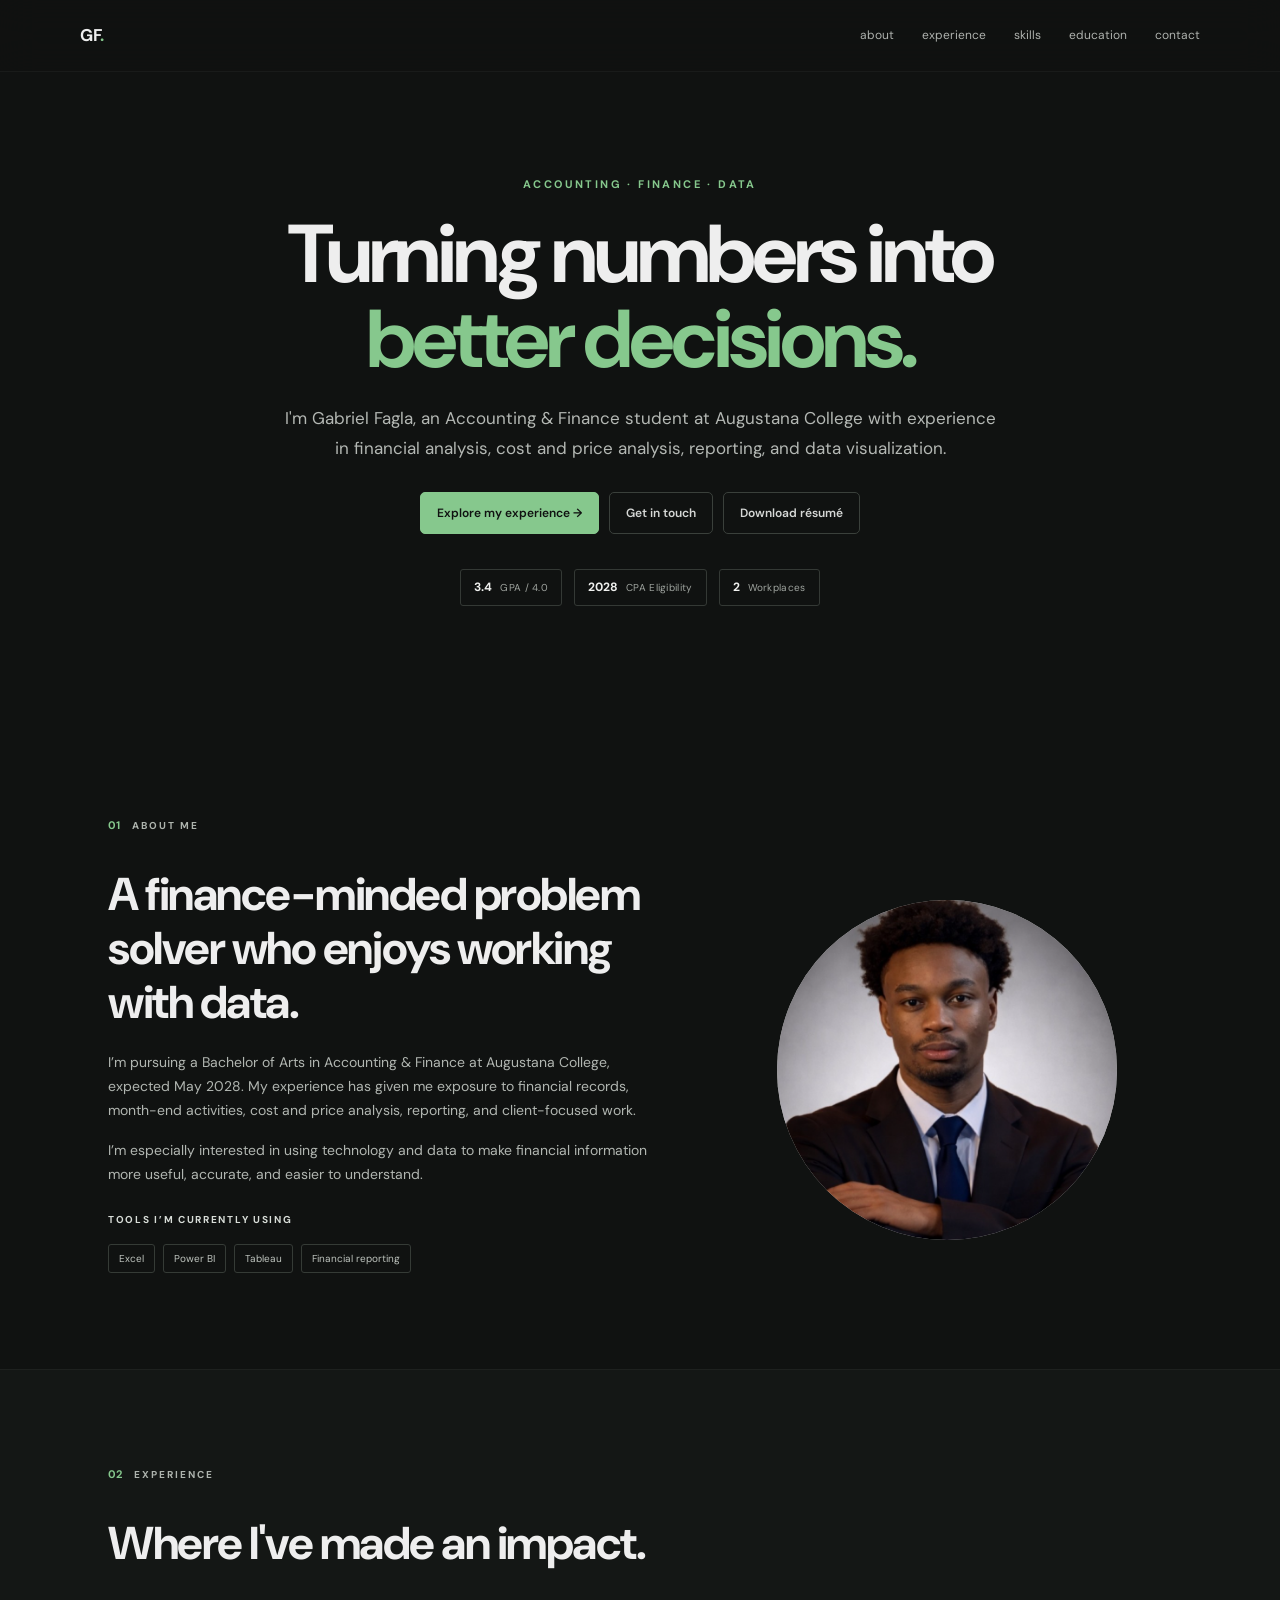
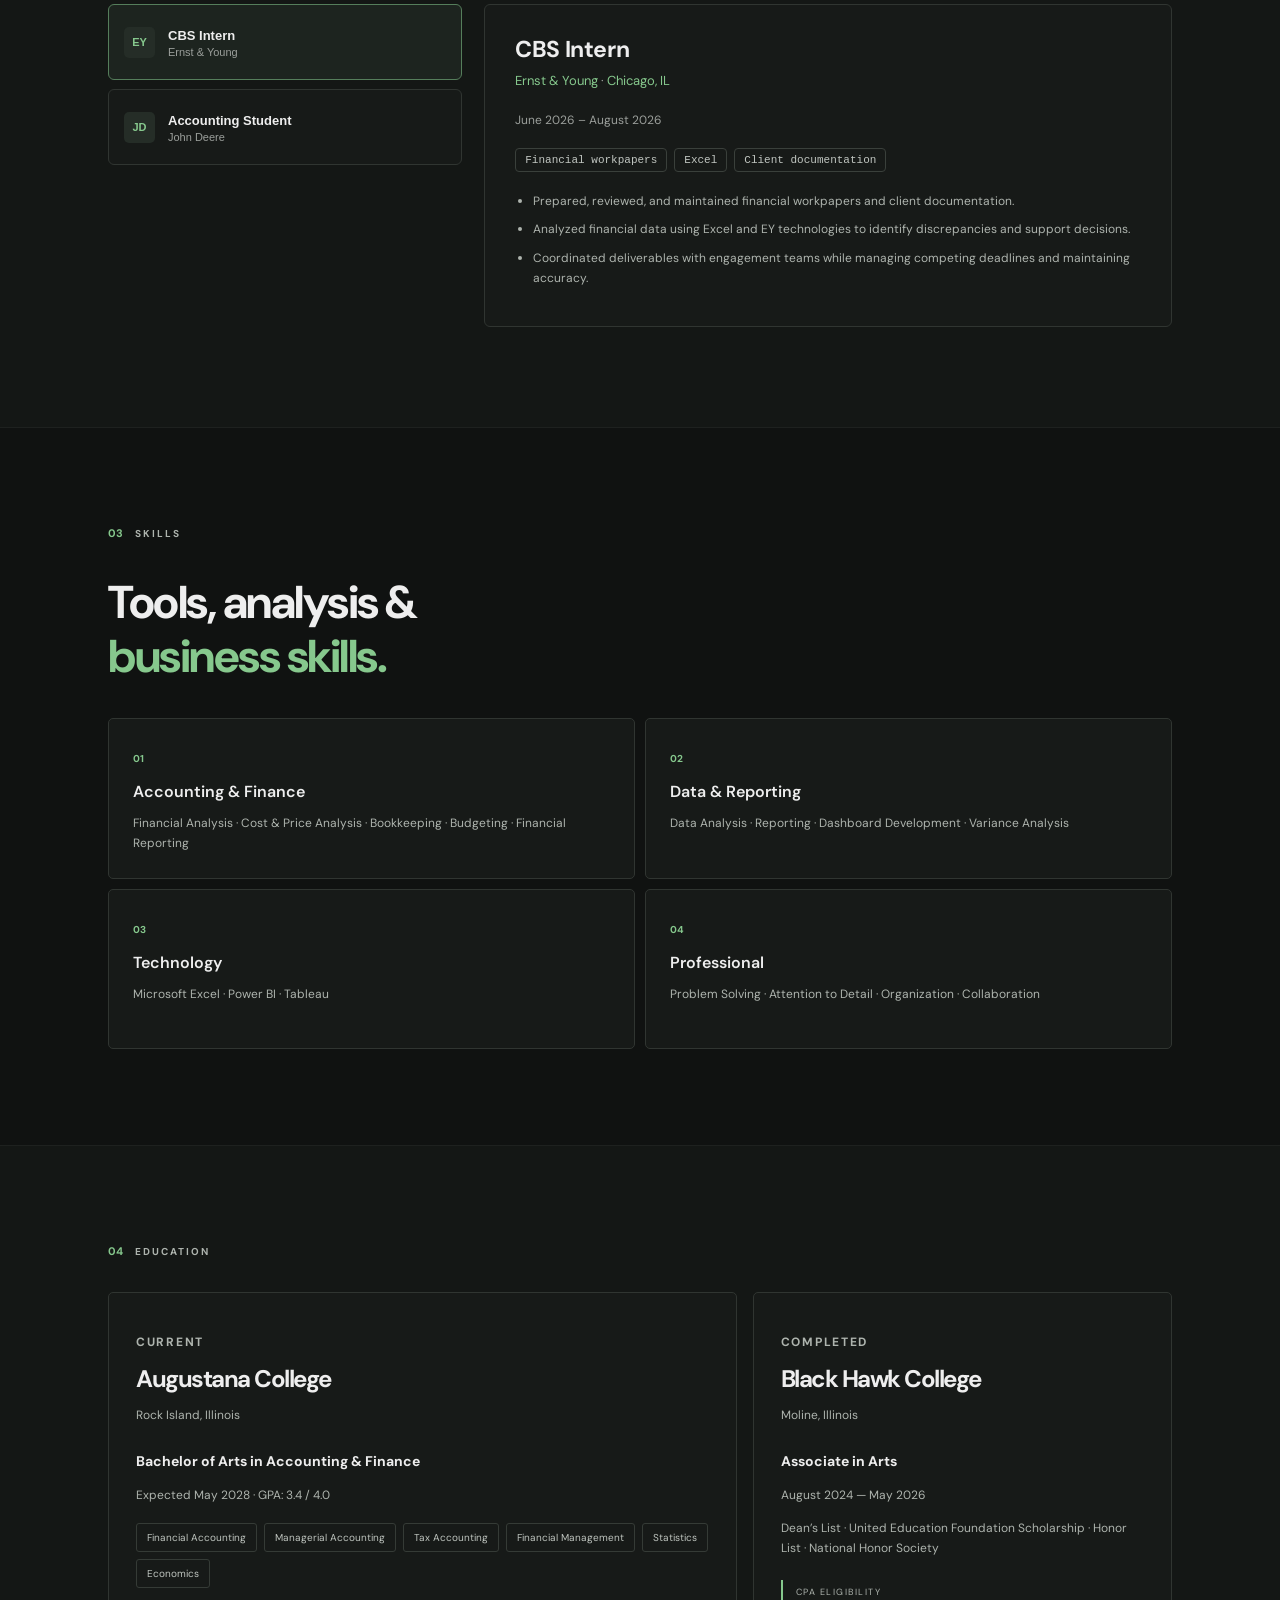
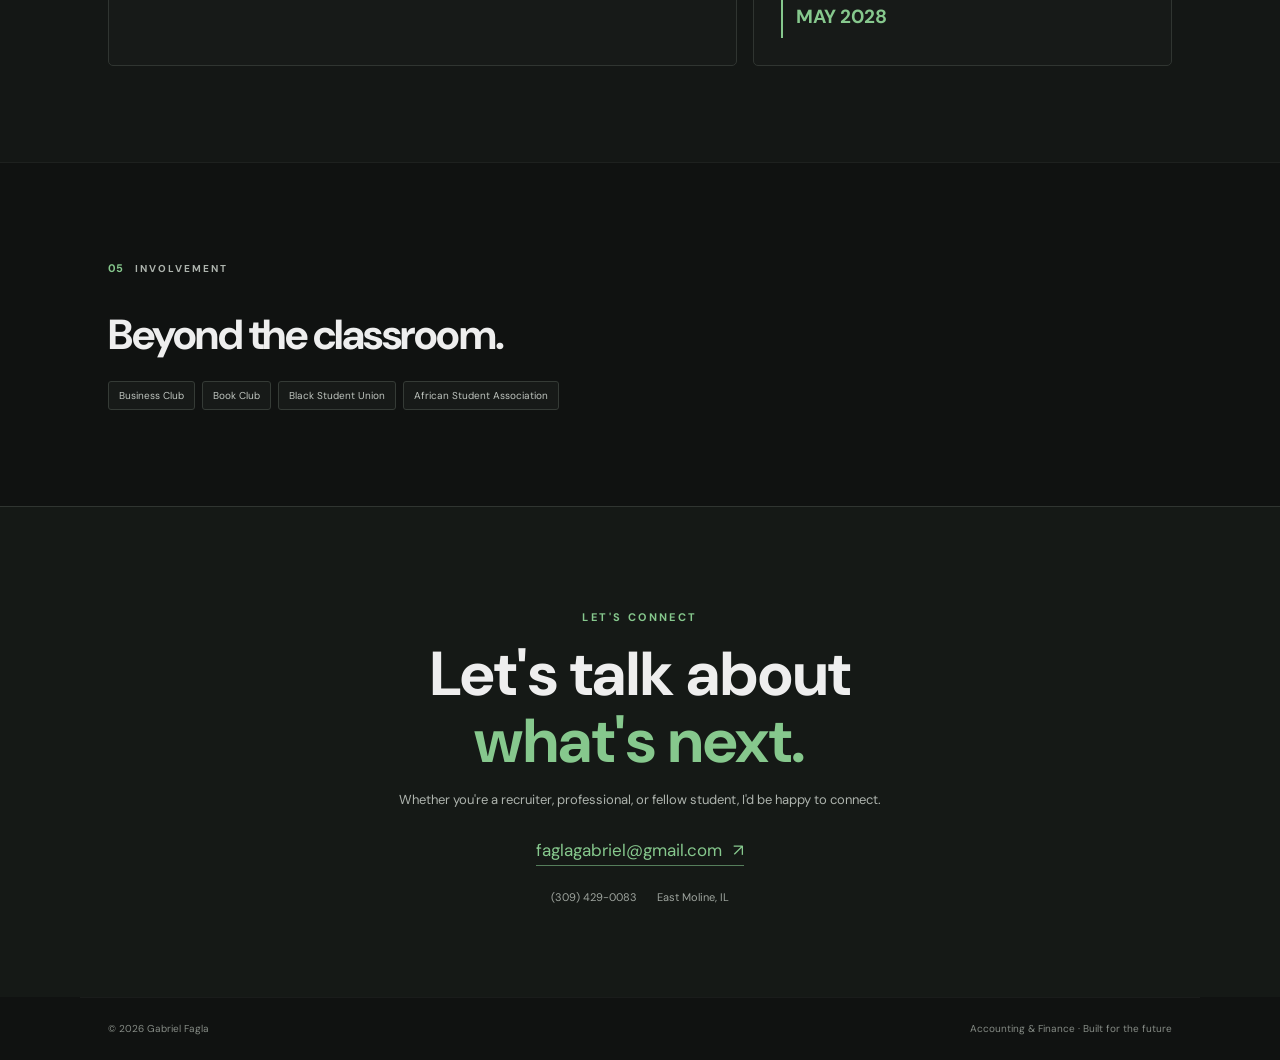
<file: index.html>
<!DOCTYPE html>
<html lang="en">
<head>
<meta charset="UTF-8">
<meta name="viewport" content="width=device-width, initial-scale=1.0">
<title>Gabriel Fagla | Accounting & Finance</title>
<meta name="description" content="Gabriel Fagla — Accounting & Finance student with experience at Ernst & Young and John Deere.">
<link rel="preconnect" href="https://fonts.googleapis.com">
<link rel="preconnect" href="https://fonts.gstatic.com" crossorigin>
<link href="https://fonts.googleapis.com/css2?family=DM+Sans:wght@400;500;600;700&family=Playfair+Display:wght@600;700&display=swap" rel="stylesheet">
<link rel="stylesheet" href="style.css">
</head>
<body>
<div class="progress"></div>
<header>
  <a class="brand" href="#top">GF<span>.</span></a>
  <button class="hamburger" aria-label="Menu">☰</button>
  <nav>
    <a href="#about">About</a>
    <a href="#experience">Experience</a>
    <a href="#skills">Skills</a>
    <a href="#education">Education</a>
    <a href="#contact">Contact</a>
  </nav>
</header>

<main id="top">
<section class="hero">
  <div class="hero-copy reveal">
    <p class="kicker">ACCOUNTING · FINANCE · DATA</p>
    <h1>Turning numbers into <em>better decisions.</em></h1>
    <p class="lead">I'm Gabriel Fagla, an Accounting & Finance student at Augustana College with experience in financial analysis, cost and price analysis, reporting, and data visualization.</p>
    <div class="actions">
      <a class="btn primary" href="#experience">Explore my experience <span>→</span></a>
      <a class="btn ghost" href="mailto:faglagabriel@gmail.com">Get in touch</a>
      <a class="btn ghost" href="Gabriel_Fagla_Resume.pdf" download>Download résumé</a>
    </div>
    <div class="stats">
      <div><b>3.4</b><small>GPA / 4.0</small></div>
      <div><b>2028</b><small>CPA Eligibility</small></div>
      <div><b>2</b><small>Workplaces</small></div>
    </div>
  </div>
  <div class="hero-visual reveal">
    <div class="portrait-card">
      <img class="circle portrait-photo" src="Gabriel_Fagla_Portrait.png" alt="Portrait of Gabriel Fagla">
      <div class="visual-line"></div>
      <p>ACCOUNTING & FINANCE</p>
      <strong>Augustana College</strong>
      <span>Rock Island, Illinois</span>
    </div>
    <div class="float-card">Excel<br><strong>+ Power BI</strong></div>
  </div>
</section>

<section id="about" class="section">
  <div class="section-head reveal"><span>01</span><p>ABOUT ME</p></div>
  <div class="about-grid">
    <div class="about-copy reveal">
      <h2>A finance-minded problem solver who enjoys working with data.</h2>
      <p>I’m pursuing a Bachelor of Arts in Accounting & Finance at Augustana College, expected May 2028. My experience has given me exposure to financial records, month-end activities, cost and price analysis, reporting, and client-focused work.</p>
      <p>I’m especially interested in using technology and data to make financial information more useful, accurate, and easier to understand.</p>
      <p class="about-label">TOOLS I’M CURRENTLY USING</p>
      <div class="about-tags"><span>Excel</span><span>Power BI</span><span>Tableau</span><span>Financial reporting</span></div>
    </div>
    <div class="about-image-wrap reveal"><img class="about-photo" src="Gabriel_Fagla_Portrait.png" alt="Portrait of Gabriel Fagla"></div>
  </div></section>

<section id="experience" class="dark-section">
<div class="section inner">
  <div class="section-head"><span>02</span><p>EXPERIENCE</p></div>
  <h2 class="dark-title reveal">Where I've made an impact.</h2>
  <div class="experience-layout">
    <div class="experience-tabs" role="tablist" aria-label="Work experience">
      <button class="experience-tab active" id="tab-ey" type="button" role="tab" aria-selected="true" aria-controls="panel-ey"><span class="company-mark">EY</span><span class="tab-copy"><strong>CBS Intern</strong><small>Ernst & Young</small></span></button>
      <button class="experience-tab" id="tab-deere" type="button" role="tab" aria-selected="false" aria-controls="panel-deere"><span class="company-mark">JD</span><span class="tab-copy"><strong>Accounting Student</strong><small>John Deere</small></span></button>
    </div>
    <div class="experience-panels">
      <article class="experience-panel" id="panel-ey" role="tabpanel" aria-labelledby="tab-ey">
        <h3>CBS Intern</h3><p class="panel-company">Ernst & Young <span>·</span> Chicago, IL</p>
        <p class="panel-date">June 2026 – August 2026</p>
        <div class="experience-tags"><span>Financial workpapers</span><span>Excel</span><span>Client documentation</span></div>
        <ul><li>Prepared, reviewed, and maintained financial workpapers and client documentation.</li><li>Analyzed financial data using Excel and EY technologies to identify discrepancies and support decisions.</li><li>Coordinated deliverables with engagement teams while managing competing deadlines and maintaining accuracy.</li></ul>
      </article>
      <article class="experience-panel" id="panel-deere" role="tabpanel" aria-labelledby="tab-deere" hidden>
        <h3>Accounting Student · Part-Time</h3><p class="panel-company">John Deere <span>·</span> Moline, IL</p>
        <p class="panel-date">July 2025 – June 2026</p>
        <div class="experience-tags"><span>Month-end close</span><span>Cost & price analysis</span><span>Excel</span><span>Power BI</span></div>
        <ul><li>Assisted with month-end closing tasks and financial record accuracy.</li><li>Performed cost and price analysis to support profitability and cost-control decisions.</li><li>Used Excel and Power BI to analyze financial data, generate reports, and identify discrepancies.</li></ul>
      </article>
    </div>
  </div>
</div>
</section>

<section id="skills" class="section">
  <div class="section-head reveal"><span>03</span><p>SKILLS</p></div>
  <div class="skills-title"><h2 class="reveal">Tools, analysis &<br><em>business skills.</em></h2></div>
  <div class="skill-grid">
    <div class="skill-card reveal"><span>01</span><h3>Accounting & Finance</h3><p>Financial Analysis · Cost & Price Analysis · Bookkeeping · Budgeting · Financial Reporting</p></div>
    <div class="skill-card reveal"><span>02</span><h3>Data & Reporting</h3><p>Data Analysis · Reporting · Dashboard Development · Variance Analysis</p></div>
    <div class="skill-card reveal"><span>03</span><h3>Technology</h3><p>Microsoft Excel · Power BI · Tableau</p></div>
    <div class="skill-card reveal"><span>04</span><h3>Professional</h3><p>Problem Solving · Attention to Detail · Organization · Collaboration</p></div>
  </div>
</section>

<section id="education" class="cream">
<div class="section">
  <div class="section-head"><span>04</span><p>EDUCATION</p></div>
  <div class="education-grid">
    <div class="school reveal">
      <p class="school-type">CURRENT</p>
      <h2>Augustana College</h2><p>Rock Island, Illinois</p>
      <h3>Bachelor of Arts in Accounting & Finance</h3>
      <p>Expected May 2028 · GPA: 3.4 / 4.0</p>
      <div class="course-tags"><span>Financial Accounting</span><span>Managerial Accounting</span><span>Tax Accounting</span><span>Financial Management</span><span>Statistics</span><span>Economics</span></div>
    </div>
    <div class="school reveal">
      <p class="school-type">COMPLETED</p>
      <h2>Black Hawk College</h2><p>Moline, Illinois</p>
      <h3>Associate in Arts</h3>
      <p>August 2024 — May 2026</p>
      <p class="honors">Dean’s List · United Education Foundation Scholarship · Honor List · National Honor Society</p>
      <div class="cpa"><small>CPA ELIGIBILITY</small><b>MAY 2028</b></div>
    </div>
  </div>
</div>
</section>

<section class="section involvement">
  <div class="section-head reveal"><span>05</span><p>INVOLVEMENT</p></div>
  <h2 class="reveal">Beyond the classroom.</h2>
  <div class="clubs reveal">
    <span>Business Club</span><span>Book Club</span><span>Black Student Union</span><span>African Student Association</span>
  </div>
</section>

<section id="contact" class="contact">
  <div class="contact-content reveal">
    <p class="kicker">LET'S CONNECT</p>
    <h2>Let's talk about<br><em>what's next.</em></h2>
    <p>Whether you're a recruiter, professional, or fellow student, I'd be happy to connect.</p>
    <a class="contact-email" href="mailto:faglagabriel@gmail.com">faglagabriel@gmail.com <span>↗</span></a>
    <div class="contact-details"><span>(309) 429-0083</span><span>East Moline, IL</span></div>
  </div>
</section>
</main>
<footer><span>© 2026 Gabriel Fagla</span><span>Accounting & Finance · Built for the future</span></footer>
<script src="script.js"></script>
</body>
</html>
</file>
<file: style.css>
:root{--bg:#101211;--surface:#171a18;--surface2:#1d211e;--text:#eee;--muted:#9b9f9b;--line:#303531;--accent:#86c88d;--accent-dim:#557e5b}
*{box-sizing:border-box}html{scroll-behavior:smooth;scroll-padding-top:90px}body{margin:0;background:var(--bg);color:var(--text);font-family:"DM Sans",Arial,sans-serif;line-height:1.7}a{color:inherit}::selection{background:var(--accent);color:#101211}.progress{position:fixed;top:0;left:0;height:2px;width:0;background:var(--accent);z-index:100}
header{height:72px;position:fixed;top:0;left:0;right:0;z-index:50;display:flex;align-items:center;justify-content:space-between;padding:0 max(28px,calc((100% - 1120px)/2));background:rgba(16,18,17,.88);backdrop-filter:blur(18px);border-bottom:1px solid #ffffff0b}.brand{font-weight:700;font-size:17px;text-decoration:none;color:var(--text);letter-spacing:-.4px}.brand span{color:var(--accent)}nav{display:flex;gap:28px}nav a{font-size:12px;text-decoration:none;text-transform:lowercase;color:#aeb2ae;transition:color .2s}nav a:hover{color:var(--accent)}.hamburger{display:none;border:0;background:none;color:var(--text);font-size:23px}
.hero{min-height:720px;max-width:960px;margin:auto;padding:150px 28px 100px;display:flex;justify-content:center;align-items:center;text-align:center}.hero-copy{max-width:810px}.kicker{font-size:11px;letter-spacing:2.4px;font-weight:700;color:var(--accent);text-transform:uppercase}.hero h1{font-size:clamp(48px,7.2vw,82px);line-height:1.04;letter-spacing:-4px;margin:18px 0 7px;font-weight:700}.hero h1 em{font-style:normal;color:var(--accent)}.lead{max-width:720px;margin:20px auto;color:#b4b8b4;font-size:17px;line-height:1.8}.actions{display:flex;justify-content:center;flex-wrap:wrap;gap:10px;margin:28px 0 35px}.btn{padding:10px 16px;text-decoration:none;font-size:12px;font-weight:600;border:1px solid #3a403b;border-radius:5px;transition:.2s}.btn:hover{border-color:var(--accent);color:var(--accent);transform:translateY(-1px)}.primary{background:var(--accent);border-color:var(--accent);color:#101211}.primary:hover{background:#a4d7a8;color:#101211}.ghost{color:#d6d8d6}.stats{display:flex;justify-content:center;gap:12px;flex-wrap:wrap}.stats>div{border:1px solid #343935;padding:7px 13px;display:flex;gap:8px;align-items:center;border-radius:3px}.stats b{font-size:12px;color:#f0f1ef}.stats small{font-size:10px;color:#9fa49f;letter-spacing:.3px}.hero-visual{display:none}
.section{max-width:1120px;margin:auto;padding:96px 28px}.section-head{display:flex;align-items:center;gap:12px;margin-bottom:32px}.section-head span{font-size:11px;color:var(--accent);font-weight:700}.section-head p{font-size:10px;letter-spacing:2px;font-weight:700;margin:0;color:#aeb4ae;text-transform:uppercase}.about-grid{display:grid;grid-template-columns:1.1fr .9fr;gap:66px;align-items:center}.about-copy h2,.section h2{font-size:clamp(32px,4vw,46px);line-height:1.18;letter-spacing:-1.5px;margin:0 0 22px}.about-copy p{font-size:14px;color:#b1b6b1;margin:0 0 16px}.about-label{font-size:10px!important;letter-spacing:1.7px;color:#d8ddd8!important;font-weight:700;margin-top:25px!important}.about-tags{display:flex;gap:8px;flex-wrap:wrap}.about-tags span,.course-tags span,.clubs span{padding:5px 10px;border:1px solid #353b36;border-radius:3px;color:#bfc5bf;font-size:10px}.about-image-wrap{padding:0;border:0;border-radius:0;background:transparent;box-shadow:none}.about-photo{display:block;width:100%;aspect-ratio:1;object-fit:cover;object-position:center;border-radius:0;background:#1a1e21}
.dark-section{background:#141715;border-block:1px solid #ffffff0b}.inner{padding-top:95px;padding-bottom:100px}.dark-title{font-size:clamp(32px,4vw,46px)!important;margin-bottom:34px!important}.experience-list{border-top:1px solid var(--line)}.experience{display:grid;grid-template-columns:170px 1fr;gap:36px;padding:29px 18px;border-bottom:1px solid var(--line);transition:background .2s}.experience:hover{background:#1b201c}.date{font-size:11px;letter-spacing:.4px;color:var(--accent);font-weight:600}.company-row{display:flex;align-items:baseline;justify-content:space-between;gap:20px}.company-row h3{font-size:19px;margin:0;font-weight:650}.company-row span{font-size:11px;color:var(--muted)}.role{color:var(--accent);font-size:12px;margin:1px 0 12px}.experience ul{margin:0;padding-left:18px}.experience li{color:#aeb4ae;font-size:12px;margin:5px 0}
.skills-title h2{margin:0}.skills-title em{font-style:normal;color:var(--accent)}.skill-grid{display:grid;grid-template-columns:1fr 1fr;gap:10px;margin-top:34px}.skill-card{background:var(--surface);border:1px solid var(--line);border-radius:5px;padding:24px;min-height:160px;transition:border-color .2s}.skill-card:hover{border-color:#597e5e}.skill-card>span{font-size:10px;color:var(--accent);font-weight:700}.skill-card h3{font-size:16px;margin:8px 0;font-weight:600}.skill-card p{font-size:12px;color:#aeb4ae;margin:0}
.cream{background:#141715;border-block:1px solid #ffffff0b}.education-grid{display:grid;grid-template-columns:1.2fr .8fr;gap:16px}.school{border:1px solid var(--line);background:var(--surface);border-radius:5px;padding:27px}.school-type{font-size:10px;letter-spacing:1.7px;font-weight:700;color:var(--accent)}.school h2{font-size:24px!important;margin:7px 0!important}.school h3{font-size:14px;margin:24px 0 0}.school>p{font-size:12px;color:#aeb4ae}.course-tags,.clubs{display:flex;flex-wrap:wrap;gap:7px;margin-top:17px}.honors{font-size:12px}.cpa{border-left:2px solid var(--accent);margin-top:22px;padding:5px 0 5px 13px}.cpa small{display:block;letter-spacing:1.5px;color:#aeb4ae;font-size:9px}.cpa b{font-size:19px;color:var(--accent)}.involvement h2{font-size:clamp(30px,4vw,42px)!important}.clubs span{background:var(--surface)}
.contact{background:#151916;text-align:center;padding:90px 28px;border-top:1px solid var(--line)}.contact-content{max-width:720px;margin:auto}.contact .kicker{color:var(--accent)}.contact h2{font-size:clamp(40px,6vw,62px);line-height:1.08;margin:14px 0}.contact h2 em{font-style:normal;color:var(--accent)}.contact-content>p:not(.kicker){max-width:520px;margin:0 auto 25px;color:#aeb4ae;font-size:13px}.contact-email{font-size:17px;color:var(--accent);text-decoration:none;border-bottom:1px solid var(--accent-dim);padding-bottom:4px}.contact-email span{margin-left:6px}.contact-details{display:flex;justify-content:center;gap:20px;margin-top:23px;font-size:11px;color:#9ea49e}footer{max-width:1120px;margin:auto;padding:22px 28px;display:flex;justify-content:space-between;gap:12px;font-size:10px;color:#858b85;border-top:1px solid #ffffff0b}.reveal{opacity:0;transform:translateY(15px);transition:opacity .55s ease,transform .55s ease}.reveal.visible{opacity:1;transform:none}
@media(max-width:800px){header{padding:0 20px}nav{display:none}.hamburger{display:block}.hero{min-height:auto;padding:135px 22px 78px}.hero h1{letter-spacing:-2.5px}.hero-visual{display:none}.section{padding:75px 22px}.about-grid,.education-grid{grid-template-columns:1fr;gap:30px}.about-grid{display:flex;flex-direction:column}.about-image-wrap{max-width:460px;width:100%;margin:auto;order:-1}.experience{grid-template-columns:1fr;gap:6px;padding:23px 12px}.company-row{display:block}.company-row span{display:block;margin-top:3px}.skill-grid{grid-template-columns:1fr}.school{padding:22px}.contact{padding:75px 22px}.contact-details{flex-direction:column;gap:4px}footer{display:block;padding:20px 22px}footer span{display:block;margin:5px 0}}
@media(prefers-reduced-motion:reduce){html{scroll-behavior:auto}*,*:before,*:after{transition:none!important}}



.about-image-wrap{width:min(100%,340px);max-width:340px;margin-inline:auto}.about-photo{width:100%;aspect-ratio:1;object-fit:cover;object-position:center;border-radius:50%}
@media(max-width:800px){.about-image-wrap{width:min(100%,300px);max-width:300px}}

.about-image-wrap{width:min(100%,340px);max-width:340px;aspect-ratio:1;margin-inline:auto;padding:0;border:0;border-radius:50%;overflow:hidden;background:#b8b9b7;box-shadow:none}.about-photo{display:block;width:100%;height:100%;aspect-ratio:1;object-fit:cover;object-position:center top;border-radius:0;background:transparent}
@media(max-width:800px){.about-image-wrap{width:min(100%,300px);max-width:300px}}

.about-photo{transform:scale(1.13)}

.experience-layout{display:grid;grid-template-columns:minmax(250px,.68fr) minmax(0,1.32fr);gap:22px;align-items:stretch}
.experience-tabs{display:flex;flex-direction:column;gap:9px}
.experience-tab{display:flex;align-items:center;gap:13px;width:100%;min-height:76px;text-align:left;padding:13px 15px;color:var(--text);background:var(--surface);border:1px solid var(--line);border-radius:6px;cursor:pointer;transition:background .18s,border-color .18s}
.experience-tab:hover,.experience-tab.active{background:#1d241f;border-color:var(--accent-dim)}
.company-mark{width:31px;height:31px;flex:none;display:grid;place-items:center;border-radius:5px;background:#252d27;color:var(--accent);font-size:11px;font-weight:700}
.tab-copy{display:flex;flex-direction:column;gap:1px}.tab-copy strong{font-size:13px;line-height:1.4}.tab-copy small{color:var(--muted);font-size:11px}
.experience-panels{min-width:0}.experience-panel{height:100%;min-height:290px;padding:30px;background:var(--surface);border:1px solid var(--line);border-radius:6px}
.experience-panel h3{margin:0;font-size:23px;line-height:1.3;letter-spacing:-.4px}.panel-company{margin:5px 0 18px;color:var(--accent);font-size:13px}.panel-company span{color:var(--muted)}.panel-date{color:var(--muted);font-size:12px;margin:0 0 17px}
.experience-tags{display:flex;flex-wrap:wrap;gap:7px;margin-bottom:19px}.experience-tags span{padding:5px 9px;border:1px solid #3a403b;border-radius:4px;color:#c1c6c1;font:11px ui-monospace,SFMono-Regular,Consolas,monospace}
.experience-panel ul{margin:0;padding-left:18px;color:#aeb4ae;font-size:12px}.experience-panel li{margin:8px 0}.experience-panel[hidden]{display:none}
@media(max-width:800px){.experience-layout{grid-template-columns:1fr}.experience-tabs{display:grid;grid-template-columns:1fr 1fr}.experience-tab{min-height:70px;padding:10px}.experience-panel{min-height:0;padding:22px}.experience-panel h3{font-size:20px}}
@media(max-width:480px){.experience-tabs{grid-template-columns:1fr}}
</file>
